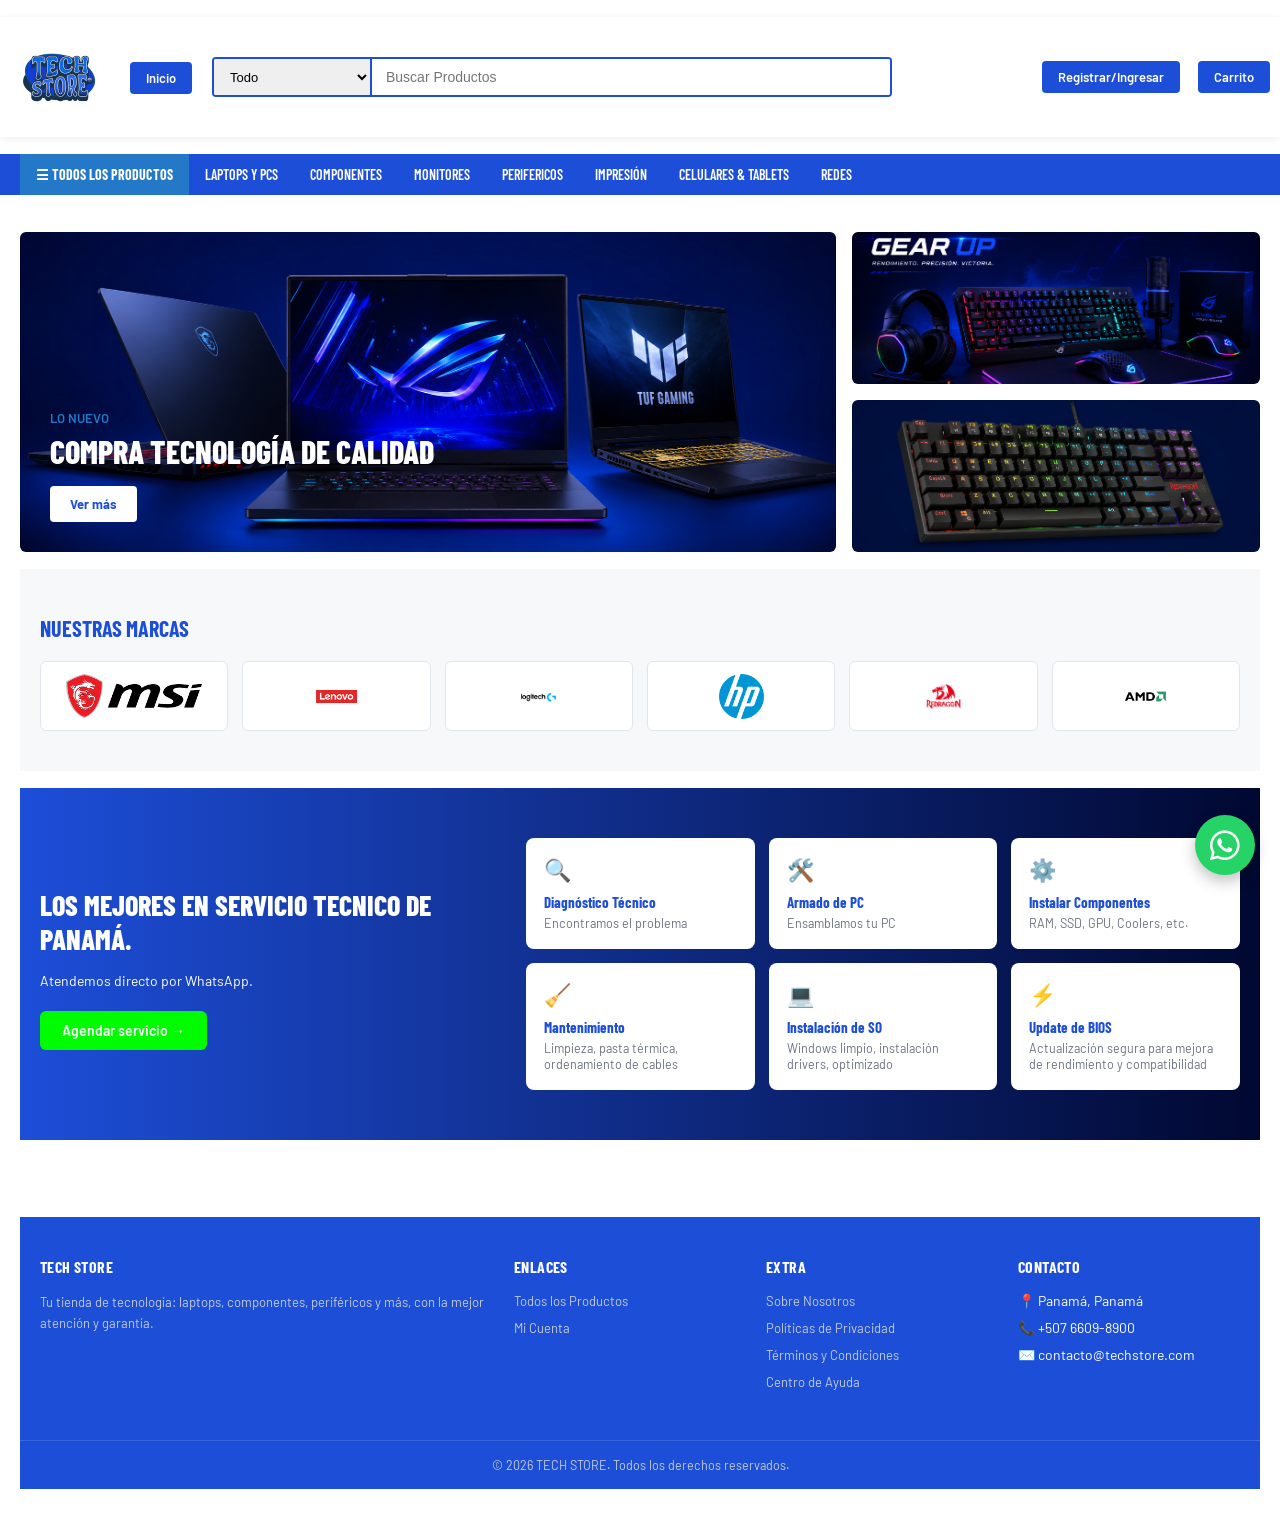
<file: index.html>
<!DOCTYPE html>
<html lang="es">
<head>
<meta charset="UTF-8">
<meta name="viewport" content="width=device-width, initial-scale=1.0">
<title>TECH STORE</title>

<link href="https://fonts.googleapis.com/css2?family=Barlow+Condensed:wght@400;600;700;800&family=Barlow:wght@300;400;500;600&display=swap" rel="stylesheet">
<link rel="stylesheet" href="style.css">
<link rel="stylesheet" href="https://cdnjs.cloudflare.com/ajax/libs/font-awesome/6.7.2/css/all.min.css">

</head>

<body>





//PARTE SUPERIOR DEL HEADER

<header>
  <div class="header-inner">

    <div class="logo">
      <img src="imagenes/Blessica Bar & Resto.png" alt="TECH STORE">
    </div>
    <div>
      <a href="index.html" class="action3-btn">Inicio</a>
    </div>

    <div class="search-bar">
      <select>
        <option>Todo</option>
        <option>Laptops y PCs</option>
        <option>Componentes</option>
        <option>Monitores</option>
        <option>Perifericos</option>
        <option>Impresión</option>
        <option>Celulares & Tablets</option>
        <option>Redes</option>
      </select>

      <input type="text" placeholder="Buscar Productos">
    </div>

    <div class="header-actions">
      <a href="usuarios/usuario.html" class="action-btn">Registrar/Ingresar</a>
      <a href="carrito/carrito.html" class="action2-btn">Carrito</a>
    </div>

  </div>
</header>





//BARRA DE LAS CATEGORIAS

<nav>
  <div class="nav-inner">
    <a href="todoslosproductos/catalogo.html" class="all-cats">☰ Todos los Productos</a>
    <a href="#">Laptops y PCs</a>
    <a href="#">Componentes</a>
    <a href="#">Monitores</a>
    <a href="#">Perifericos</a>
    <a href="#">Impresión</a>
    <a href="#">Celulares & Tablets</a>
    <a href="#">Redes</a>
  </div>
</nav>





//PARTE DEL BANNER E IMAGENES AL INICIO DEL SITIO

<section class="hero-section">
 <div class="hero-inner">

  <div class="hero-banner">
    <div class="hero-text">
      <span class="hero-eyebrow">Lo nuevo</span>
      <h2>COMPRA TECNOLOGÍA DE CALIDAD</h2>
      <a href="/todoslosproductos/catalogo.html" class="hero-btn">Ver más</a>
    </div>
  </div>

  <div class="hero-side">
    <div class="hero-side-card side-1"></div>
    <div class="hero-side-card side-2"></div>
  </div>

</div>




//PARTE DE LAS MARCAS

<section class="brands-section">
  <div class="brands-inner">
    <h3>NUESTRAS MARCAS</h3>

    <div class="brands-grid">
      <div class="brand-card">
        <img src="/imagenes/msi-logo-1.png" alt="MSI">
      </div>
      <div class="brand-card">
        <img src="/imagenes/lenovo-logo-png_seeklogo-267847.png" alt="LENOVO">
      </div>
      <div class="brand-card">
        <img src="/imagenes/logitech-logo-01.png" alt="LOGITECH">
      </div>
      <div class="brand-card">
        <img src="/imagenes/HP_logo_2012.svg.webp" alt="HP">
      </div>
      <div class="brand-card">
        <img src="/imagenes/redragon.png" alt="REDDRAGON">
      </div>
      <div class="brand-card">
        <img src="/imagenes/amd-4-logo-png-transparent.png" alt="AMD">
      </div>
    </div>
  </div>
</section>





//PARTE DEL CUADRO DE SERVICIOS

<section class="services-section">
  <div class="services-inner">

    <div class="services-text">
      <h2>LOS MEJORES EN SERVICIO TECNICO DE PANAMÁ.</h2>
      <p>Atendemos directo por WhatsApp.</p>
      <a href="https://wa.me/50766088929" class="services-btn" target="_blank">Agendar servicio →</a>
    </div>

    <div class="services-grid">

      <div class="service-card">
        <span class="service-icon">🔍</span>
        <h4>Diagnóstico Técnico</h4>
        <p>Encontramos el problema</p>
      </div>

      <div class="service-card">
        <span class="service-icon">🛠️</span>
        <h4>Armado de PC</h4>
        <p>Ensamblamos tu PC</p>
      </div>

      <div class="service-card">
        <span class="service-icon">⚙️</span>
        <h4>Instalar Componentes</h4>
        <p>RAM, SSD, GPU, Coolers, etc.</p>
      </div>

      <div class="service-card">
        <span class="service-icon">🧹</span>
        <h4>Mantenimiento</h4>
        <p>Limpieza, pasta térmica, ordenamiento de cables</p>
      </div>

      <div class="service-card">
        <span class="service-icon">💻</span>
        <h4>Instalación de SO</h4>
        <p>Windows limpio, instalación drivers, optimizado</p>
      </div>

      <div class="service-card">
        <span class="service-icon">⚡</span>
        <h4>Update de BIOS</h4>
        <p>Actualización segura para mejora de rendimiento y compatibilidad</p>
      </div>

    </div>
  </div>
</section>

// PARTE DEL FOOTER

<footer class="site-footer">
  <div class="footer-inner">

    <div class="footer-col">
      <h4>TECH STORE</h4>
      <p>Tu tienda de tecnología: laptops, componentes, periféricos y más, con la mejor atención y garantía.</p>
    </div>

    <div class="footer-col">
      <h4>Enlaces</h4>
      <ul>
        <li><a href="/todoslosproductos/catalogo.html">Todos los Productos</a></li>
        <li><a href="/usuarios/usuario.html">Mi Cuenta</a></li>
      </ul>
    </div>

    <div class="footer-col">
      <h4>Extra</h4>
      <ul>
        <li><a href="#">Sobre Nosotros</a></li>
        <li><a href="#">Políticas de Privacidad</a></li>
        <li><a href="#">Términos y Condiciones</a></li>
        <li><a href="#">Centro de Ayuda</a></li>
      </ul>
    </div>

    <div class="footer-col">
      <h4>Contacto</h4>
      <ul>
        <li>📍 Panamá, Panamá</li>
        <li>📞 +507 6609-8900</li>
        <li>✉️ contacto@techstore.com</li>
      </ul>
    </div>

  </div>

  <div class="footer-bottom">
    <p>© 2026 TECH STORE. Todos los derechos reservados.</p>
  </div>
</footer>




//BOTON FLOTANTE WHATSAPP

<a href="https://wa.me/50766098900" class="whatsapp-float" target="_blank">
    <i class="fa-brands fa-whatsapp"></i>
</a>

</body>
</file>
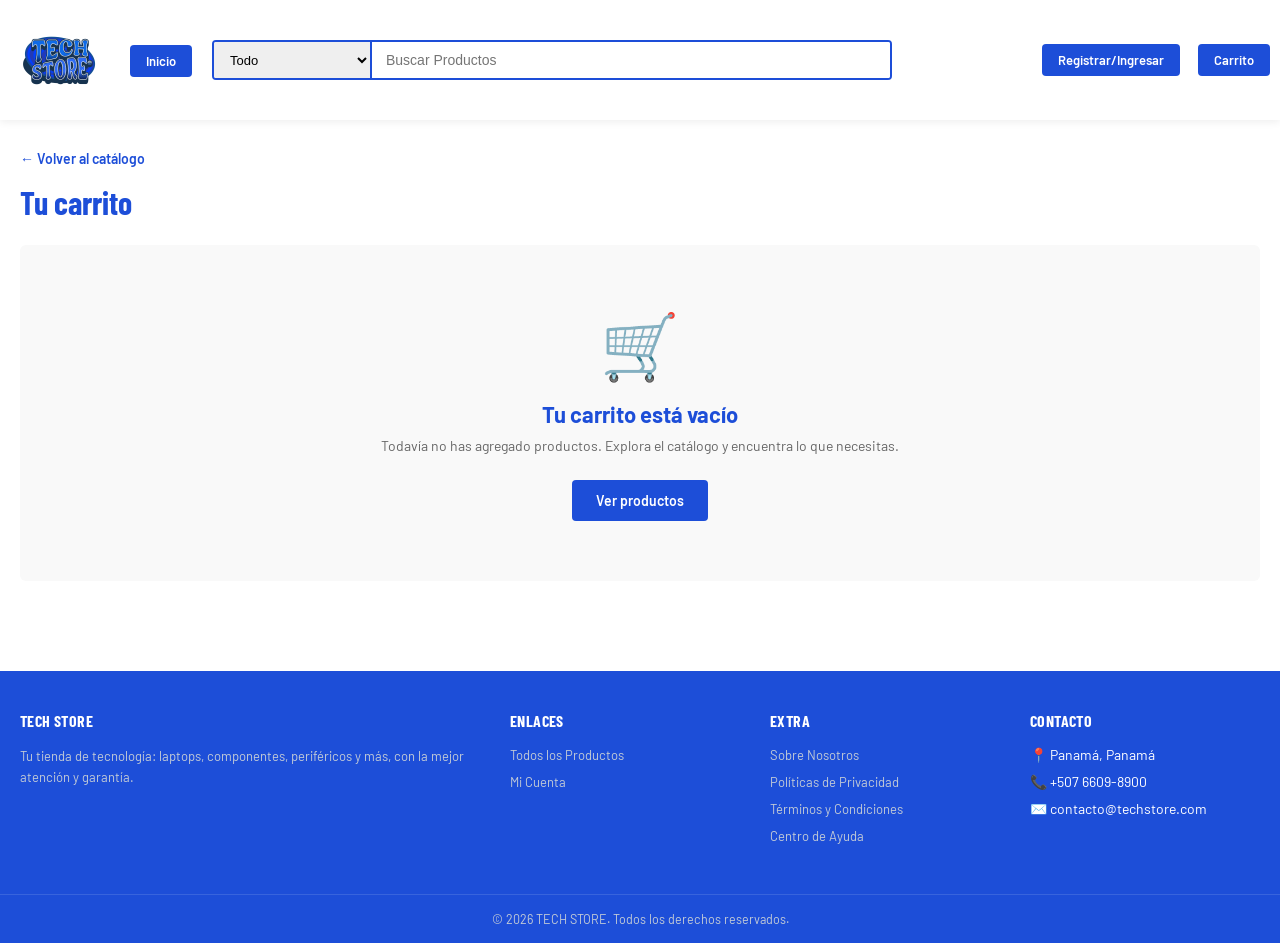
<file: carrito/carrito.html>
<!DOCTYPE html>
<html lang="es">
<head>
<meta charset="UTF-8">
<meta name="viewport" content="width=device-width, initial-scale=1.0">
<title>Tu Carrito - TECH STORE</title>
<link href="https://fonts.googleapis.com/css2?family=Barlow+Condensed:wght@400;600;700;800&family=Barlow:wght@300;400;500;600&display=swap" rel="stylesheet">
<link rel="stylesheet" href="../style.css">
<link rel="stylesheet" href="carrito.css">
</head>
<body>

<header>
  <div class="header-inner">
    <div class="logo">
      <img src="/imagenes/Blessica Bar & Resto.png" alt="TECH STORE">
    </div>
    <div>
      <a href="/index.html" class="action3-btn">Inicio</a>
    </div>
    <div class="search-bar">
      <select>
        <option>Todo</option>
        <option>Laptops y PCs</option>
        <option>Componentes</option>
        <option>Monitores</option>
        <option>Perifericos</option>
        <option>Impresión</option>
        <option>Celulares & Tablets</option>
        <option>Redes</option>
      </select>
      <input type="text" placeholder="Buscar Productos">
    </div>
    <div class="header-actions">
      <a href="../usuarios/usuario.html" class="action-btn">Registrar/Ingresar</a>
      <a href="carrito.html" class="action2-btn">Carrito</a>
    </div>
  </div>
</header>

<div class="wrap">
  <a href="../todoslosproductos/catalogo.html" class="back-link">← Volver al catálogo</a>
  <h1>Tu carrito</h1>

  <div class="empty-cart">
    <div class="empty-icon">🛒</div>
    <p class="empty-title">Tu carrito está vacío</p>
    <p class="empty-text">Todavía no has agregado productos. Explora el catálogo y encuentra lo que necesitas.</p>
    <a href="../todoslosproductos/catalogo.html" class="empty-btn">Ver productos</a>
  </div>
</div>

<footer class="site-footer">
  <div class="footer-inner">
    <div class="footer-col">
      <h4>TECH STORE</h4>
      <p>Tu tienda de tecnología: laptops, componentes, periféricos y más, con la mejor atención y garantía.</p>
    </div>
    <div class="footer-col">
      <h4>Enlaces</h4>
      <ul>
        <li><a href="/todoslosproductos/catalogo.html">Todos los Productos</a></li>
        <li><a href="/usuarios/usuario.html">Mi Cuenta</a></li>
      </ul>
    </div>
    <div class="footer-col">
      <h4>Extra</h4>
      <ul>
        <li><a href="#">Sobre Nosotros</a></li>
        <li><a href="#">Políticas de Privacidad</a></li>
        <li><a href="#">Términos y Condiciones</a></li>
        <li><a href="#">Centro de Ayuda</a></li>
      </ul>
    </div>
    <div class="footer-col">
      <h4>Contacto</h4>
      <ul>
        <li>📍 Panamá, Panamá</li>
        <li>📞 +507 6609-8900</li>
        <li>✉️ contacto@techstore.com</li>
      </ul>
    </div>
  </div>
  <div class="footer-bottom">
    <p>© 2026 TECH STORE. Todos los derechos reservados.</p>
  </div>
</footer>

<script src="../carrito.js"></script>

</body>
</html>
</file>
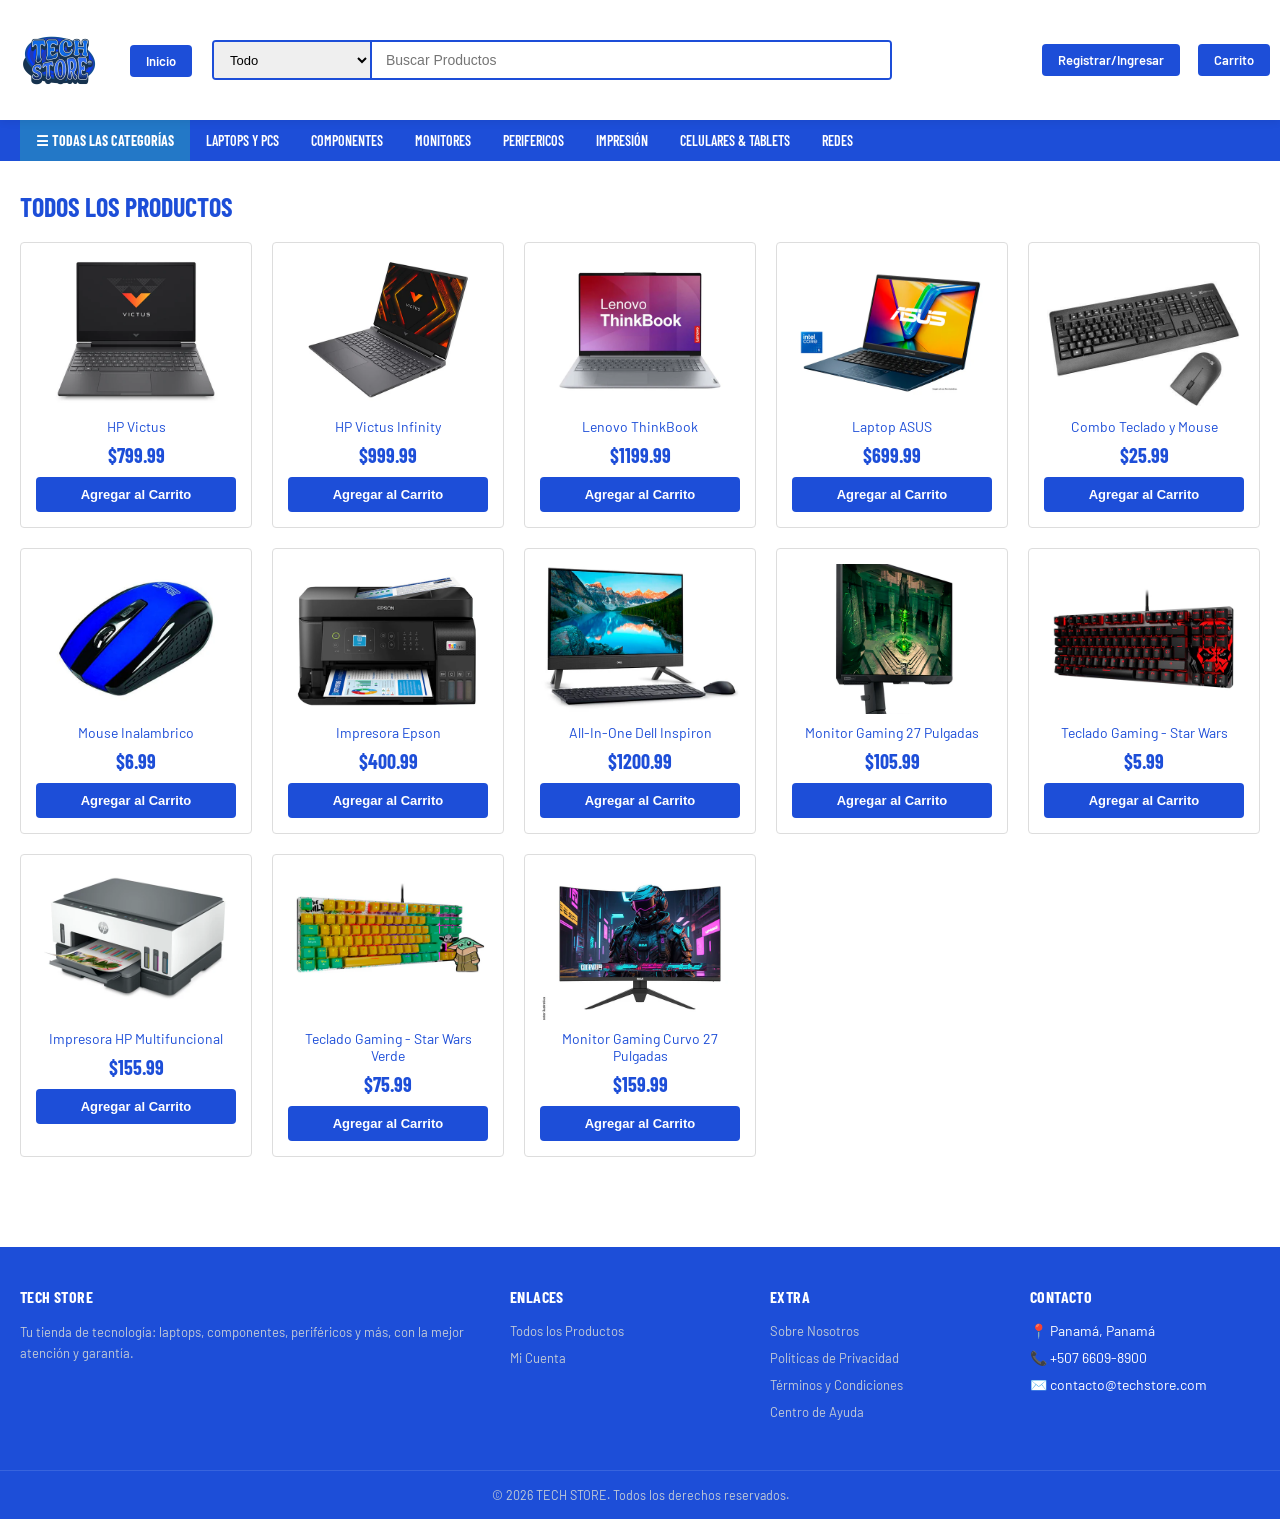
<file: todoslosproductos/catalogo.html>
<!DOCTYPE html>
<html lang="es">
<head>
<meta charset="UTF-8">
<meta name="viewport" content="width=device-width, initial-scale=1.0">
<title>Todos los Productos - TECH STORE</title>

<link href="https://fonts.googleapis.com/css2?family=Barlow+Condensed:wght@400;600;700;800&family=Barlow:wght@300;400;500;600&display=swap" rel="stylesheet">
<link rel="stylesheet" href="../style.css">
<link rel="stylesheet" href="catalogo.css">
</head>

<body>

<header>
  <div class="header-inner">

    <div class="logo">
      <img src="/imagenes/Blessica Bar & Resto.png" alt="TECH STORE">
    </div>

    <div>
      <a href="/index.html" class="action3-btn">Inicio</a>
    </div>

    <div class="search-bar">
      <select id="category-filter">
        <option value="">Todo</option>
        <option value="Laptops y PCs">Laptops y PCs</option>
        <option value="Componentes">Componentes</option>
        <option value="Monitores">Monitores</option>
        <option value="Perifericos">Perifericos</option>
        <option value="Impresión">Impresión</option>
        <option value="Celulares & Tablets">Celulares & Tablets</option>
        <option value="Redes">Redes</option>
      </select>

      <input type="text" id="search-input" placeholder="Buscar Productos">
    </div>

    <div class="header-actions">
      <a href="../usuarios/usuario.html" class="action-btn">Registrar/Ingresar</a>
      <a href="../carrito/carrito.html" class="action2-btn">Carrito</a>
    </div>

  </div>
</header>

<nav>
  <div class="nav-inner">
    <a href="catalogo.html" class="all-cats active">☰ Todas las Categorías</a>
    <a href="#">Laptops y PCs</a>
    <a href="#">Componentes</a>
    <a href="#">Monitores</a>
    <a href="#">Perifericos</a>
    <a href="#">Impresión</a>
    <a href="#">Celulares & Tablets</a>
    <a href="#">Redes</a>
  </div>
</nav>

<main class="catalogo">
  <h1>Todos los Productos</h1>

  <div class="product-grid" id="product-grid">

    <div class="product-card" data-name="HP Victus" data-category="Laptops y PCs">
      <div class="product-img">
        <img src="/imagenes/PS0009563_1_554x554.webp" alt="HP Victus">
      </div>
      <p class="product-name">HP Victus </p>
      <p class="product-price">$799.99</p>
      <button>Agregar al Carrito</button>
    </div>

    <div class="product-card" data-name="HP Victus Infinity" data-category="Laptops y PCs">
      <div class="product-img">
        <img src="/imagenes/PS0017066_3_554x554.webp" alt="HP Victus Infinity">
      </div>
      <p class="product-name">HP Victus Infinity</p>
      <p class="product-price">$999.99</p>
      <button>Agregar al Carrito</button>
    </div>

    <div class="product-card" data-name="Lenovo ThinkBook" data-category="Laptops y PCs">
      <div class="product-img">
        <img src="/imagenes/PS0016649_3_554x554.webp" alt="Lenovo ThinkBook">
      </div>
      <p class="product-name">Lenovo ThinkBook</p>
      <p class="product-price">$1199.99</p>
      <button>Agregar al Carrito</button>
    </div>

    <div class="product-card" data-name="Laptop ASUS" data-category="Laptops y PCs">
      <div class="product-img">
        <img src="/imagenes/PS0017655_7_554x554.webp" alt="Laptop ASUS">
      </div>
      <p class="product-name">Laptop ASUS</p>
      <p class="product-price">$699.99</p>
      <button>Agregar al Carrito</button>
    </div>

    <div class="product-card" data-name="Combo Teclado y Mouse" data-category="Perifericos">
      <div class="product-img">
        <img src="/imagenes/MIGPS0015258_1_500x500.jpg" alt="Combo Teclado y Mouse">
      </div>
      <p class="product-name">Combo Teclado y Mouse</p>
      <p class="product-price">$25.99</p>
      <button>Agregar al Carrito</button>
    </div>

    <div class="product-card" data-name="Mouse Inalambrico" data-category="Perifericos">
      <div class="product-img">
        <img src="/imagenes/MIGPS0015231_1_554x554.webp" alt="Mouse Inalambrico">
      </div>
      <p class="product-name">Mouse Inalambrico</p>
      <p class="product-price">$6.99</p>
      <button>Agregar al Carrito</button>
    </div>

    <div class="product-card" data-name="Impresora Epson" data-category="Impresión">
      <div class="product-img">
        <img src="/imagenes/PS0008896_0_554x554.webp" alt="Impresora Epson">
      </div>
      <p class="product-name">Impresora Epson</p>
      <p class="product-price">$400.99</p>
      <button>Agregar al Carrito</button>
    </div>

    <div class="product-card" data-name="All-In-One Dell Inspiron" data-category="Componentes">
      <div class="product-img">
        <img src="/imagenes/PS0014063_0_554x554.webp" alt="All-In-One Dell Inspiron">
      </div>
      <p class="product-name">All-In-One Dell Inspiron</p>
      <p class="product-price">$1200.99</p>
      <button>Agregar al Carrito</button>
    </div>

    <div class="product-card" data-name="Monitor Gaming 27 Pulgadas" data-category="Monitores">
      <div class="product-img">
        <img src="/imagenes/PS0012689_2_554x554.webp" alt="Monitor Gaming 27 Pulgadas">
      </div>
      <p class="product-name">Monitor Gaming 27 Pulgadas</p>
      <p class="product-price">$105.99</p>
      <button>Agregar al Carrito</button>
    </div>

    <div class="product-card" data-name="Teclado Gaming - Star Wars" data-category="Perifericos">
      <div class="product-img">
        <img src="/imagenes/PS0014165_0_500x500.webp" alt="Teclado Gaming - Star Wars">
      </div>
      <p class="product-name">Teclado Gaming - Star Wars</p>
      <p class="product-price">$5.99</p>
      <button>Agregar al Carrito</button>
    </div>

    <div class="product-card" data-name="Impresora HP" data-category="Impresión">
      <div class="product-img">
        <img src="/imagenes/PS0006226_9_500x500.webp" alt="Impresora HP">
      </div>
      <p class="product-name">Impresora HP Multifuncional</p>
      <p class="product-price">$155.99</p>
      <button>Agregar al Carrito</button>
    </div>

    <div class="product-card" data-name="Teclado Gaming - Star Wars Verde" data-category="Perifericos">
      <div class="product-img">
        <img src="/imagenes/PS0014158_0_500x500.webp" alt="Teclado Gaming - Star Wars Verde">
      </div>
      <p class="product-name">Teclado Gaming - Star Wars Verde</p>
      <p class="product-price">$75.99</p>
      <button>Agregar al Carrito</button>
    </div>

    <div class="product-card" data-name="Monitor Gaming Curvo 27 Pulgadas" data-category="Monitores">
      <div class="product-img">
        <img src="/imagenes/PS0015108_0_554x554.webp" alt="Monitor Gaming Curvo 27 Pulgadas">
      </div>
      <p class="product-name">Monitor Gaming Curvo 27 Pulgadas</p>
      <p class="product-price">$159.99</p>
      <button>Agregar al Carrito</button>
    </div>

  </div>
  
  <div id="no-results" style="display: none; text-align: center; padding: 40px;">
    <p style="font-size: 18px; color: #1D4ED8; font-weight: 600;">😔 No se encontraron productos</p>
    <p style="color: #666; margin-top: 10px;">Intenta con otro término de búsqueda</p>
  </div>
</main>


<footer class="site-footer">
  <div class="footer-inner">

    <div class="footer-col">
      <h4>TECH STORE</h4>
      <p>Tu tienda de tecnología: laptops, componentes, periféricos y más, con la mejor atención y garantía.</p>
    </div>

    <div class="footer-col">
      <h4>Enlaces</h4>
      <ul>
        <li><a href="/todoslosproductos/catalogo.html">Todos los Productos</a></li>
        <li><a href="/usuarios/usuario.html">Mi Cuenta</a></li>
      </ul>
    </div>

    <div class="footer-col">
      <h4>Extra</h4>
      <ul>
        <li><a href="#">Sobre Nosotros</a></li>
        <li><a href="#">Políticas de Privacidad</a></li>
        <li><a href="#">Términos y Condiciones</a></li>
        <li><a href="#">Centro de Ayuda</a></li>
      </ul>
    </div>

    <div class="footer-col">
      <h4>Contacto</h4>
      <ul>
        <li>📍 Panamá, Panamá</li>
        <li>📞 +507 6609-8900</li>
        <li>✉️ contacto@techstore.com</li>
      </ul>
    </div>

  </div>

  <div class="footer-bottom">
    <p>© 2026 TECH STORE. Todos los derechos reservados.</p>
  </div>
</footer>

<script src="../carrito.js"></script>
<script src="search.js"></script>

</body>
</html>
</file>
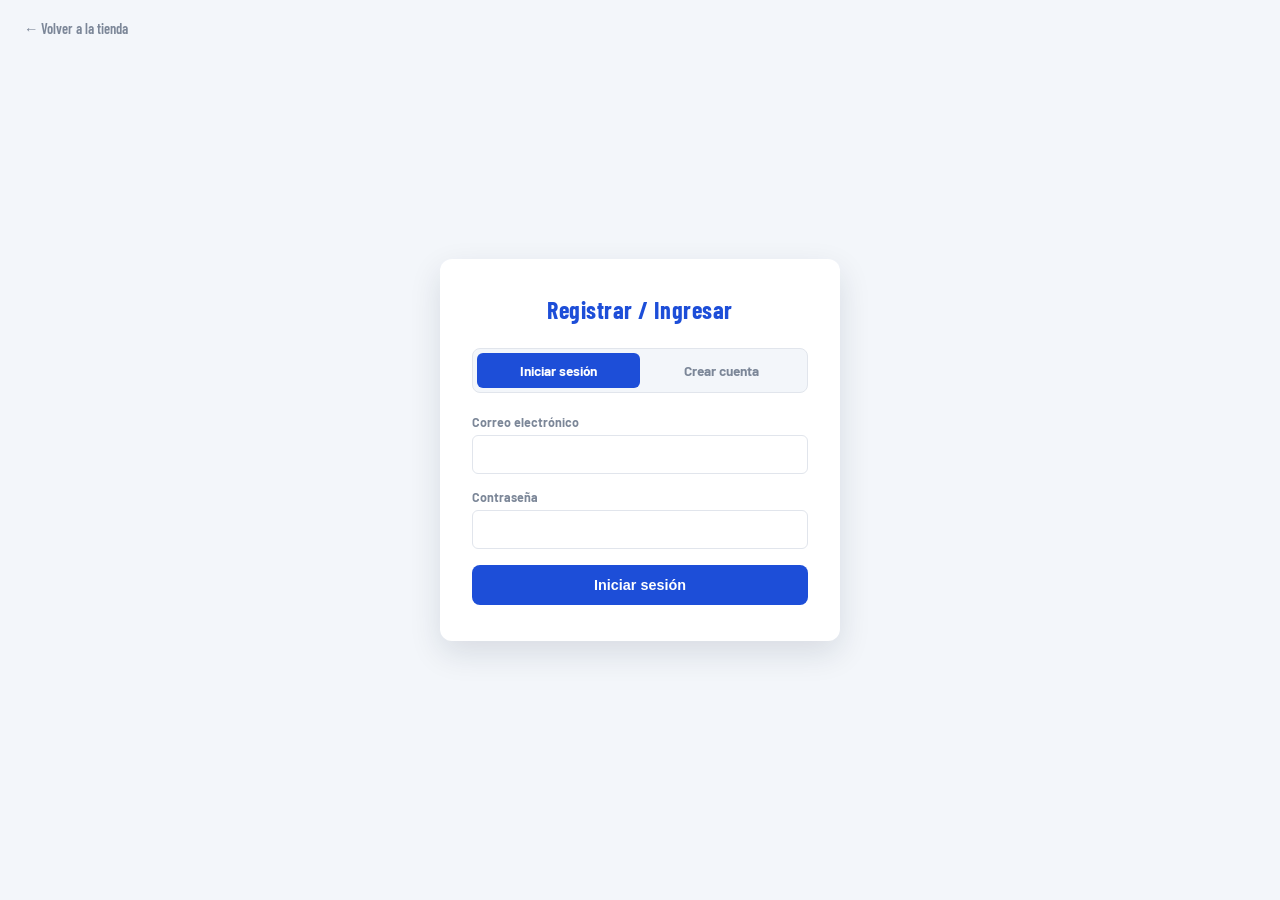
<file: usuarios/usuario.html>
<!DOCTYPE html>
<html lang="es">
<head>
<meta charset="UTF-8">
<meta name="viewport" content="width=device-width, initial-scale=1.0">
<title>EG Computer's — Registrar / Ingresar</title>
<link href="https://fonts.googleapis.com/css2?family=Barlow+Condensed:wght@400;600;700;800&family=Barlow:wght@300;400;500;600&display=swap" rel="stylesheet">
<link rel="stylesheet" href="usuario.css">
</head>
<body>

<a href="../index.html" class="back-link">← Volver a la tienda</a>

<div class="card">
  <input class="hidden" type="radio" name="view" id="login" checked>
  <input class="hidden" type="radio" name="view" id="register">
  <input class="hidden" type="radio" name="view" id="forgot">

  <h1>Registrar / Ingresar</h1>

  <nav class="tabs">
    <label for="login">Iniciar sesión</label>
    <label for="register">Crear cuenta</label>
  </nav>

  <div class="panels">

    <div class="panel p-login">
      <div class="field">
        <label for="login-email">Correo electrónico</label>
        <input type="email" id="login-email">
      </div>
      <div class="field">
        <label for="login-pass">Contraseña</label>
        <input type="password" id="login-pass">
      </div>
      <button type="button">Iniciar sesión</button>
    </div>

    <div class="panel p-register">
      <div class="field">
        <label for="reg-name">Nombre completo</label>
        <input type="text" id="reg-name">
      </div>
      <div class="field">
        <label for="reg-email">Correo electrónico</label>
        <input type="email" id="reg-email">
      </div>
      <div class="field">
        <label for="reg-pass">Contraseña</label>
        <input type="password" id="reg-pass">
      </div>
      <button type="button">Crear cuenta</button>
    </div>

  </div>
</div>

</body>
</html>
</file>
<file: style.css>
:root{
    --bodycentro:#ffffff;
    --headermedio:#ffffff;
    --headercarrito:#1D4ED8;
    --mediocategorias:#1D4ED8;
    --botoncategoria:#2378c7;
}

*{
    margin:0;
    padding:0;
    box-sizing:border-box;
}

body{
    font-family:'Barlow',sans-serif;
    background:var(--bodycentro);
    color:#ffffff;
    font-size:14px;
}

a{
    text-decoration:none;
    color:inherit;
}

header{
    background:var(--headermedio);
    padding:10px 0;
    position:sticky;
    top:0;
    z-index:100;
    box-shadow:0 2px 8px rgba(0,0,0,.07);
}

.header-inner{
    max-width:1280px;
    margin:0 auto;
    padding:0 10px;
    display:flex;
    align-items:center;
    gap:20px;
}

.logo{
    min-width:100px;
}

.logo img{
    width:100px;
    height:100px;
    display:block;
}

.search-bar{
    flex:1;
    display:flex;
    border:2px solid var(--headercarrito);
    border-radius:4px;
    overflow:hidden;
    max-width:680px;
}

.search-bar select{
    border:none;
    border-right:2px solid var(--headercarrito);
    padding:0 12px;
    font-size:13px;
    outline:none;
    cursor:pointer;
}

.search-bar input{
    flex:1;
    border:none;
    padding:10px 14px;
    font-size:14px;
    outline:none;
}

.search-bar button{
    border:none;
    background:var(--headercarrito);
    color:rgb(255, 255, 255);
    padding:0 18px;
    cursor:pointer;
    font-size:16px;
}

.header-actions{
    display:flex;
    align-items:center;
    gap:18px;
    margin-left:auto;
}

.action-btn{
    background:var(--headercarrito);
    color:white;
    padding:8px 16px;
    border-radius:4px;
    font-size:13px;
    font-weight:600;
    cursor:pointer;
}

.action2-btn{
    background:var(--headercarrito);
    color:white;
    padding:8px 16px;
    border-radius:4px;
    font-size:13px;
    font-weight:600;
    cursor:pointer;

}

.action3-btn{
    background:var(--headercarrito);
    color:white;
    padding:8px 16px;
    border-radius:4px;
    font-size:13px;
    font-weight:600;
    cursor:pointer;

}

.cart-btn{
    background:var(--headercarrito);
    color:white;
    padding:8px 16px;
    border-radius:4px;
    font-size:13px;
    font-weight:600;
    cursor:pointer;
}

nav{
    background:var(--mediocategorias);
}

.nav-inner{
    max-width:1280px;
    margin:0 auto;
    padding:0 20px;
    display:flex;
    align-items:center;
}

.nav-inner a{
    color:#ffffff;
    font-family:'Barlow Condensed',sans-serif;
    font-size:14px;
    font-weight:600;
    text-transform:uppercase;
    padding:12px 16px;
    display:block;
    transition:.2s;
}

.nav-inner a:hover,
.nav-inner a.active{
    background:var(--botoncategoria);
    color:#ffffff;
}

.nav-inner .all-cats{
    background:var(--botoncategoria);
    color:#ffffff;
    font-weight:700;
}






/* COLORES Y TAMAÑOS DE LA PARTE DEL INICIO DEL BANNER Y LAS IMAGENES*/

.hero-section{
    max-width:1280px;
    margin:0 auto;
    padding:20px;
}

.hero-inner{
    display:grid;
    grid-template-columns:2fr 1fr;
    gap:16px;
}

.hero-banner{
    background-image: url('/imagenes/ChatGPT Image 12 jul 2026, 20_25_32.png');
    background-size: cover;
    background-position: center;
    border-radius:6px;
    min-height:320px;
    display:flex;
    align-items:flex-end;
    padding:30px;
}

.hero-eyebrow{
    display:block;
    color:var(--botoncategoria);
    font-size:13px;
    font-weight:600;
    text-transform:uppercase;
    margin-bottom:6px;
}

.hero-text h2{
    font-family:'Barlow Condensed',sans-serif;
    font-weight:800;
    font-size:32px;
    color:#ffffff;
    margin-bottom:16px;
}

.hero-btn{
    display:inline-block;
    background:#ffffff;
    color:var(--headercarrito);
    padding:10px 20px;
    border-radius:4px;
    font-size:13px;
    font-weight:700;
}

.hero-side{
    display:flex;
    flex-direction:column;
    gap:16px;
}

.hero-side-card{
    border-radius:6px;
    flex:1;
    min-height:150px;
    background-size: cover;
    background-position: center;
}

.side-1{
    background-image: url('/imagenes/601c5dcf-be89-4524-ac07-4ed17ee5a08f.png');
}

.side-2{
    background-image: url('/imagenes/ChatGPT Image 12 jul 2026, 20_22_47.png');
}

@media (max-width:860px){
    .hero-inner{ grid-template-columns:1fr; }
}






/* COLORES, IMAGENES Y TAMAÑO DE LAS MARCAS*/
.brands-section{
    background:#f7f8fa;
    padding:40px 0;
}

.brands-inner{
    max-width:1280px;
    margin:0 auto;
    padding:0 20px;
}

.brands-inner h3{
    font-family:'Barlow Condensed',sans-serif;
    font-weight:700;
    font-size:22px;
    color:var(--headercarrito);
    margin:6px 0 20px;
}

.brands-grid{
    display:grid;
    grid-template-columns:repeat(6,1fr);
    gap:14px;
    justify-content: center;
}

.brand-card{
    background:#ffffff;
    border:1px solid #E1E5EC;
    border-radius:6px;
    height:70px;
    display:flex;
    align-items:center;
    justify-content:center;
    font-family:'Barlow Condensed',sans-serif;
    font-weight:700;
    color:#1B2436;
    font-size:13px;
    text-align:center;
    padding:8px;
}

.brand-card img{
    max-width: 80%;
    max-height: 45px;
    object-fit: contain;
}

@media (max-width:860px){
    .brands-grid{ grid-template-columns:repeat(4,1fr); }
}






/* COLORES TAMAÑOS DE LA PARTE DE LOS SERVICIOS*/
.services-section{
    background:linear-gradient(90deg,#1D4ED8,#010831);
    padding:50px 0;
}

.services-inner{
    max-width:1280px;
    margin:0 auto;
    padding:0 20px;
    display:grid;
    grid-template-columns:1fr 1.6fr;
    gap:40px;
    align-items:center;
}

.services-text .section-eyebrow{
    color:#ffffff;
    font-weight:700;
}

.services-text h2{
    font-family:'Barlow Condensed',sans-serif;
    font-weight:800;
    font-size:28px;
    color:#ffffff;
    margin:10px 0 14px;
}

.services-text p{
    font-size:14px;
    color:#ffffff;
    margin-bottom:20px;
    line-height:1.5;
}

.services-btn{
    display:inline-block;
    background:#01fc01;
    color:#ffffff;
    padding:11px 22px;
    border-radius:6px;
    font-size:14px;
    font-weight:600;
}

.services-grid{
    display:grid;
    grid-template-columns:repeat(3,1fr);
    gap:14px;
}

.service-card{
    background:#ffffff;
    border-radius:8px;
    padding:18px;
}

.service-icon{
    display:block;
    font-size:22px;
    margin-bottom:10px;
}

.service-card h4{
    font-family:'Barlow Condensed',sans-serif;
    font-weight:700;
    font-size:15px;
    color:var(--headercarrito);
    margin-bottom:4px;
}

.service-card p{
    font-size:12.5px;
    color:#6b7280;
}

@media (max-width:860px){
    .services-inner{ grid-template-columns:1fr; }
    .services-grid{ grid-template-columns:1fr 1fr; }
}





/* COLORES, TAMAÑOS Y DISEÑO DEL FOOTER*/

.site-footer{
    background:var(--headercarrito);
    color:#ffffff;
    margin-top:60px;
}

.footer-inner{
    max-width:1280px;
    margin:0 auto;
    padding:40px 20px;
    display:grid;
    grid-template-columns:2fr 1fr 1fr 1fr;
    gap:30px;
}

.footer-col h4{
    font-family:'Barlow Condensed',sans-serif;
    font-weight:700;
    font-size:16px;
    text-transform:uppercase;
    letter-spacing:.4px;
    margin-bottom:16px;
    color:#ffffff;
}

.footer-col p{
    font-size:13px;
    line-height:1.6;
    color:#c3cbd6;
}

.footer-col ul{
    list-style:none;
    padding:0;
    margin:0;
}

.footer-col ul li{
    margin-bottom:10px;
}

.footer-col ul li a{
    font-size:13px;
    color:#c3cbd6;
}

.footer-col ul li a:hover{
    color:var(--botoncategoria);
}

.footer-bottom{
    border-top:1px solid rgba(255,255,255,.12);
    padding:16px 20px;
    text-align:center;
}

.footer-bottom p{
    font-size:12.5px;
    color:#c3cbd6;
}

@media (max-width:860px){
    .footer-inner{
        grid-template-columns:1fr 1fr;
    }
}


/* BOTON FLOTANTE WHATSAPP */

.whatsapp-float{
    position: fixed;
    bottom: 25px;
    right: 25px;
    width: 60px;
    height: 60px;
    background: #25D366;
    border-radius: 50%;
    display: flex;
    align-items: center;
    justify-content: center;
    box-shadow: 0 6px 15px rgba(0,0,0,.25);
    z-index: 9999;
    transition: transform .3s ease;
}

.whatsapp-float:hover{
    transform: scale(1.1);
}

.whatsapp-float i{
    color: #fff;
    font-size: 34px;
}
</file>
<file: carrito/carrito.css>
:root{
    --bodycentro:#ffffff;
    --headermedio:#ffffff;
    --headercarrito:#1D4ED8;
    --mediocategorias:#1D4ED8;
    --botoncategoria:#2378c7;
}

*{
    margin:0;
    padding:0;
    box-sizing:border-box;
}

body{
    font-family:'Barlow',sans-serif;
    background:var(--bodycentro);
    color:#000;
    font-size:14px;
    display: flex;
    flex-direction: column;
    min-height: 100vh;
}

header{
    background:var(--headermedio);
    padding:10px 0;
    position:sticky;
    top:0;
    z-index:100;
    box-shadow:0 2px 8px rgba(0,0,0,.07);
}

.header-inner{
    max-width:1280px;
    margin:0 auto;
    padding:0 10px;
    display:flex;
    align-items:center;
    gap:20px;
}

.logo{
    min-width:100px;
}

.logo img{
    width:100px;
    height:100px;
    display:block;
}

.search-bar{
    flex:1;
    display:flex;
    border:2px solid var(--headercarrito);
    border-radius:4px;
    overflow:hidden;
    max-width:680px;
}

.search-bar select{
    border:none;
    border-right:2px solid var(--headercarrito);
    padding:0 12px;
    font-size:13px;
    outline:none;
    cursor:pointer;
}

.search-bar input{
    flex:1;
    border:none;
    padding:10px 14px;
    font-size:14px;
    outline:none;
}

.header-actions{
    display:flex;
    align-items:center;
    gap:18px;
    margin-left:auto;
}

.action-btn{
    background:var(--headercarrito);
    color:white;
    padding:8px 16px;
    border-radius:4px;
    font-size:13px;
    font-weight:600;
    cursor:pointer;
}

.action2-btn{
    background:var(--headercarrito);
    color:white;
    padding:8px 16px;
    border-radius:4px;
    font-size:13px;
    font-weight:600;
    cursor:pointer;
}

.action3-btn{
    background:var(--headercarrito);
    color:white;
    padding:8px 16px;
    border-radius:4px;
    font-size:13px;
    font-weight:600;
    cursor:pointer;
}

.wrap{
    max-width:1280px;
    margin:0 auto;
    padding:30px 20px;
    flex: 1;
    width: 100%;
}

.wrap h1{
    font-family:'Barlow Condensed',sans-serif;
    font-size:32px;
    font-weight:700;
    color:var(--headercarrito);
    margin-bottom:24px;
}

.back-link{
    color:var(--headercarrito);
    text-decoration:none;
    font-weight:600;
    margin-bottom:16px;
    display:inline-block;
}

.back-link:hover{
    text-decoration:underline;
}

.empty-cart{
    text-align:center;
    padding:60px 20px;
    background:#f9f9f9;
    border-radius:6px;
}

.empty-icon{
    font-size:64px;
    margin-bottom:16px;
}

.empty-title{
    font-size:22px;
    font-weight:700;
    color:var(--headercarrito);
    margin-bottom:8px;
}

.empty-text{
    color:#666;
    margin-bottom:24px;
    line-height:1.5;
}

.empty-btn{
    display:inline-block;
    background:var(--headercarrito);
    color:white;
    padding:12px 24px;
    border-radius:4px;
    font-weight:600;
    text-decoration:none;
}

.empty-btn:hover{
    background:var(--botoncategoria);
}

.site-footer{
    background:var(--headercarrito);
    color:#ffffff;
    margin-top:60px;
}

.footer-inner{
    max-width:1280px;
    margin:0 auto;
    padding:40px 20px;
    display:grid;
    grid-template-columns:2fr 1fr 1fr 1fr;
    gap:30px;
}

.footer-col h4{
    font-family:'Barlow Condensed',sans-serif;
    font-weight:700;
    font-size:16px;
    text-transform:uppercase;
    letter-spacing:.4px;
    margin-bottom:16px;
    color:#ffffff;
}

.footer-col p{
    font-size:13px;
    line-height:1.6;
    color:#c3cbd6;
}

.footer-col ul{
    list-style:none;
    padding:0;
    margin:0;
}

.footer-col ul li{
    margin-bottom:10px;
}

.footer-col ul li a{
    font-size:13px;
    color:#c3cbd6;
}

.footer-col ul li a:hover{
    color:var(--botoncategoria);
}

.footer-bottom{
    border-top:1px solid rgba(255,255,255,.12);
    padding:16px 20px;
    text-align:center;
}

.footer-bottom p{
    font-size:12.5px;
    color:#c3cbd6;
}

@keyframes slideIn {
    from { transform: translateX(400px); opacity: 0; }
    to { transform: translateX(0); opacity: 1; }
}

.cart-items {
    display: flex;
    flex-direction: column;
    gap: 16px;
    margin-bottom: 30px;
}

.cart-item {
    display: flex;
    align-items: center;
    gap: 16px;
    padding: 16px;
    border: 1px solid #E1E5EC;
    border-radius: 6px;
    background: #f9f9f9;
}

.cart-item img {
    width: 80px;
    height: 80px;
    object-fit: cover;
    border-radius: 4px;
}

.item-details {
    flex: 1;
}

.item-details h3 {
    margin: 0 0 4px 0;
    font-size: 14px;
    color: #1B2436;
}

.item-price {
    margin: 0;
    color: #1D4ED8;
    font-weight: 600;
}

.item-quantity {
    display: flex;
    align-items: center;
    gap: 8px;
}

.item-quantity button {
    width: 28px;
    height: 28px;
    border: 1px solid #E1E5EC;
    background: white;
    cursor: pointer;
    border-radius: 4px;
    font-weight: bold;
}

.item-quantity input {
    width: 50px;
    text-align: center;
    border: 1px solid #E1E5EC;
    padding: 6px;
    border-radius: 4px;
}

.item-subtotal {
    font-weight: 600;
    color: #1D4ED8;
    min-width: 80px;
    text-align: right;
}

.btn-eliminar {
    background: none;
    border: none;
    cursor: pointer;
    font-size: 18px;
    padding: 4px 8px;
}

.cart-summary {
    background: #f9f9f9;
    padding: 20px;
    border-radius: 6px;
    max-width: 400px;
    margin-left: auto;
}

.summary-row {
    display: flex;
    justify-content: space-between;
    margin-bottom: 12px;
    color: #1B2436;
}

.summary-row.total {
    font-size: 18px;
    font-weight: 700;
    color: #1D4ED8;
    border-top: 2px solid #E1E5EC;
    padding-top: 12px;
}

.btn-checkout {
    width: 100%;
    background: #01fc01;
    border: none;
    padding: 12px;
    border-radius: 4px;
    font-weight: 600;
    cursor: pointer;
    margin-top: 16px;
    margin-bottom: 8px;
}

.btn-continuar {
    display: block;
    text-align: center;
    background: white;
    border: 2px solid #1D4ED8;
    color: #1D4ED8;
    padding: 10px;
    border-radius: 4px;
    font-weight: 600;
    cursor: pointer;
}

@media (max-width:860px){
    .header-inner{
        flex-direction: column;
        gap: 10px;
    }

    .search-bar{
        max-width: none;
    }

    .wrap{
        padding: 20px 10px;
    }

    .wrap h1{
        font-size: 24px;
    }

    .footer-inner{
        grid-template-columns:1fr 1fr;
    }

    .empty-cart{
        padding: 40px 15px;
    }
}
</file>
<file: todoslosproductos/catalogo.css>
/*CATALOGO*/
.catalogo{
    max-width:1280px;
    margin:0 auto;
    padding:30px 20px;
}

.catalogo h1{
    font-family:'Barlow Condensed',sans-serif;
    font-size:26px;
    font-weight:700;
    text-transform:uppercase;
    color:var(--headercarrito);
    margin-bottom:20px;
}

.product-grid{
    display:grid;
    grid-template-columns:repeat(auto-fill,minmax(220px,1fr));
    gap:20px;
}

.product-card{
    border:1px solid #ddd;
    border-radius:4px;
    padding:15px;
    text-align:center;
    background:#ffffff;
}

.product-img{
    background:#f0f0f0;
    height:150px;
    display:flex;
    align-items:center;
    justify-content:center;
    color:#999;
    margin-bottom:10px;
    border-radius:4px;
}

.product-img img {
    width: 100%;
    height: 100%;
    object-fit: cover;
    display: block;

}

.product-name{
    font-size:14px;
    color:var(--headercarrito);
    margin-bottom:8px;
}

.product-price{
    font-family:'Barlow Condensed',sans-serif;
    font-weight:700;
    font-size:20px;
    color:var(--headercarrito);
    margin-bottom:10px;
}

.product-card button{
    width:100%;
    background:var(--headercarrito);
    color:#ffffff;
    border:none;
    padding:10px;
    border-radius:4px;
    font-size:13px;
    font-weight:600;
    cursor:pointer;
}

.product-card button:hover{
    background:var(--botoncategoria);
}
</file>
<file: usuarios/usuario.css>
:root{
  --navy: #1D4ED8;
  --blue: #2E7EC9;
  --bg: #F3F6FA;
  --white: #FFFFFF;
  --ink: #1B2436;
  --muted: #7C8798;
  --line: #E1E5EC;
}
*{ box-sizing: border-box; }
body{
  margin:0;
  min-height:100vh;
  display:flex;
  align-items:center;
  justify-content:center;
  background: var(--bg);
  font-family: 'Barlow', Arial, sans-serif;
  color: var(--ink);
}
.back-link{
  position:fixed;
  top: 20px;
  left: 24px;
  font-family: 'Barlow Condensed', sans-serif;
  font-weight: 600;
  font-size: 0.9rem;
  color: var(--muted);
  text-decoration:none;
}
.back-link:hover{ color: var(--blue); text-decoration: underline; }
.card{
  width:100%;
  max-width: 400px;
  background: var(--white);
  border-radius: 12px;
  box-shadow: 0 12px 32px rgba(19,34,58,0.12);
  padding: 36px 32px;
}
h1{
  text-align:center;
  font-family: 'Barlow Condensed', sans-serif;
  font-weight: 700;
  font-size: 1.5rem;
  letter-spacing: 0.02em;
  margin: 0 0 24px 0;
  color: var(--navy);
}
.tabs{
  display:flex;
  border: 1px solid var(--line);
  border-radius: 8px;
  padding: 4px;
  margin-bottom: 22px;
  background: var(--bg);
}
.tabs label{
  flex:1;
  text-align:center;
  padding: 9px 0;
  font-size: 0.85rem;
  font-weight: bold;
  color: var(--muted);
  border-radius: 6px;
  cursor:pointer;
}
.hidden{ position:absolute; opacity:0; pointer-events:none; }
#login:checked ~ .tabs label[for="login"],
#register:checked ~ .tabs label[for="register"]{
  background: var(--navy);
  color:#fff;
}
#forgot:checked ~ .tabs{ display:none; }

.panel{ display:none; }
#login:checked ~ .panels .p-login{ display:block; }
#register:checked ~ .panels .p-register{ display:block; }
#forgot:checked ~ .panels .p-forgot{ display:block; }

.field{ margin-bottom: 16px; }
.field label{
  display:block;
  font-size: 0.78rem;
  font-weight: bold;
  color: var(--muted);
  margin-bottom: 6px;
}
.field input{
  width:100%;
  padding: 10px 12px;
  border: 1px solid var(--line);
  border-radius: 6px;
  font-size: 0.95rem;
}
.field input:focus{
  outline: none;
  border-color: var(--blue);
  box-shadow: 0 0 0 3px rgba(46,126,201,0.15);
}
.row{
  display:flex;
  justify-content: space-between;
  align-items:center;
  font-size: 0.82rem;
  margin: -4px 0 18px 0;
}
.row label{ color: var(--muted); }
a, label.link{
  color: var(--blue);
  text-decoration: none;
  font-weight: bold;
  cursor:pointer;
}
a:hover, label.link:hover{ text-decoration: underline; }
button{
  width:100%;
  padding: 12px 0;
  background: var(--navy);
  color:#fff;
  border:none;
  border-radius: 8px;
  font-size: 0.9rem;
  font-weight: bold;
  cursor:pointer;
}
button:hover{ background: var(--blue); }
.switch{ text-align:center; font-size: 0.85rem; color: var(--muted); margin-top: 16px; }
.help{ font-size: 0.85rem; color: var(--muted); margin: 0 0 18px 0; }
</file>
